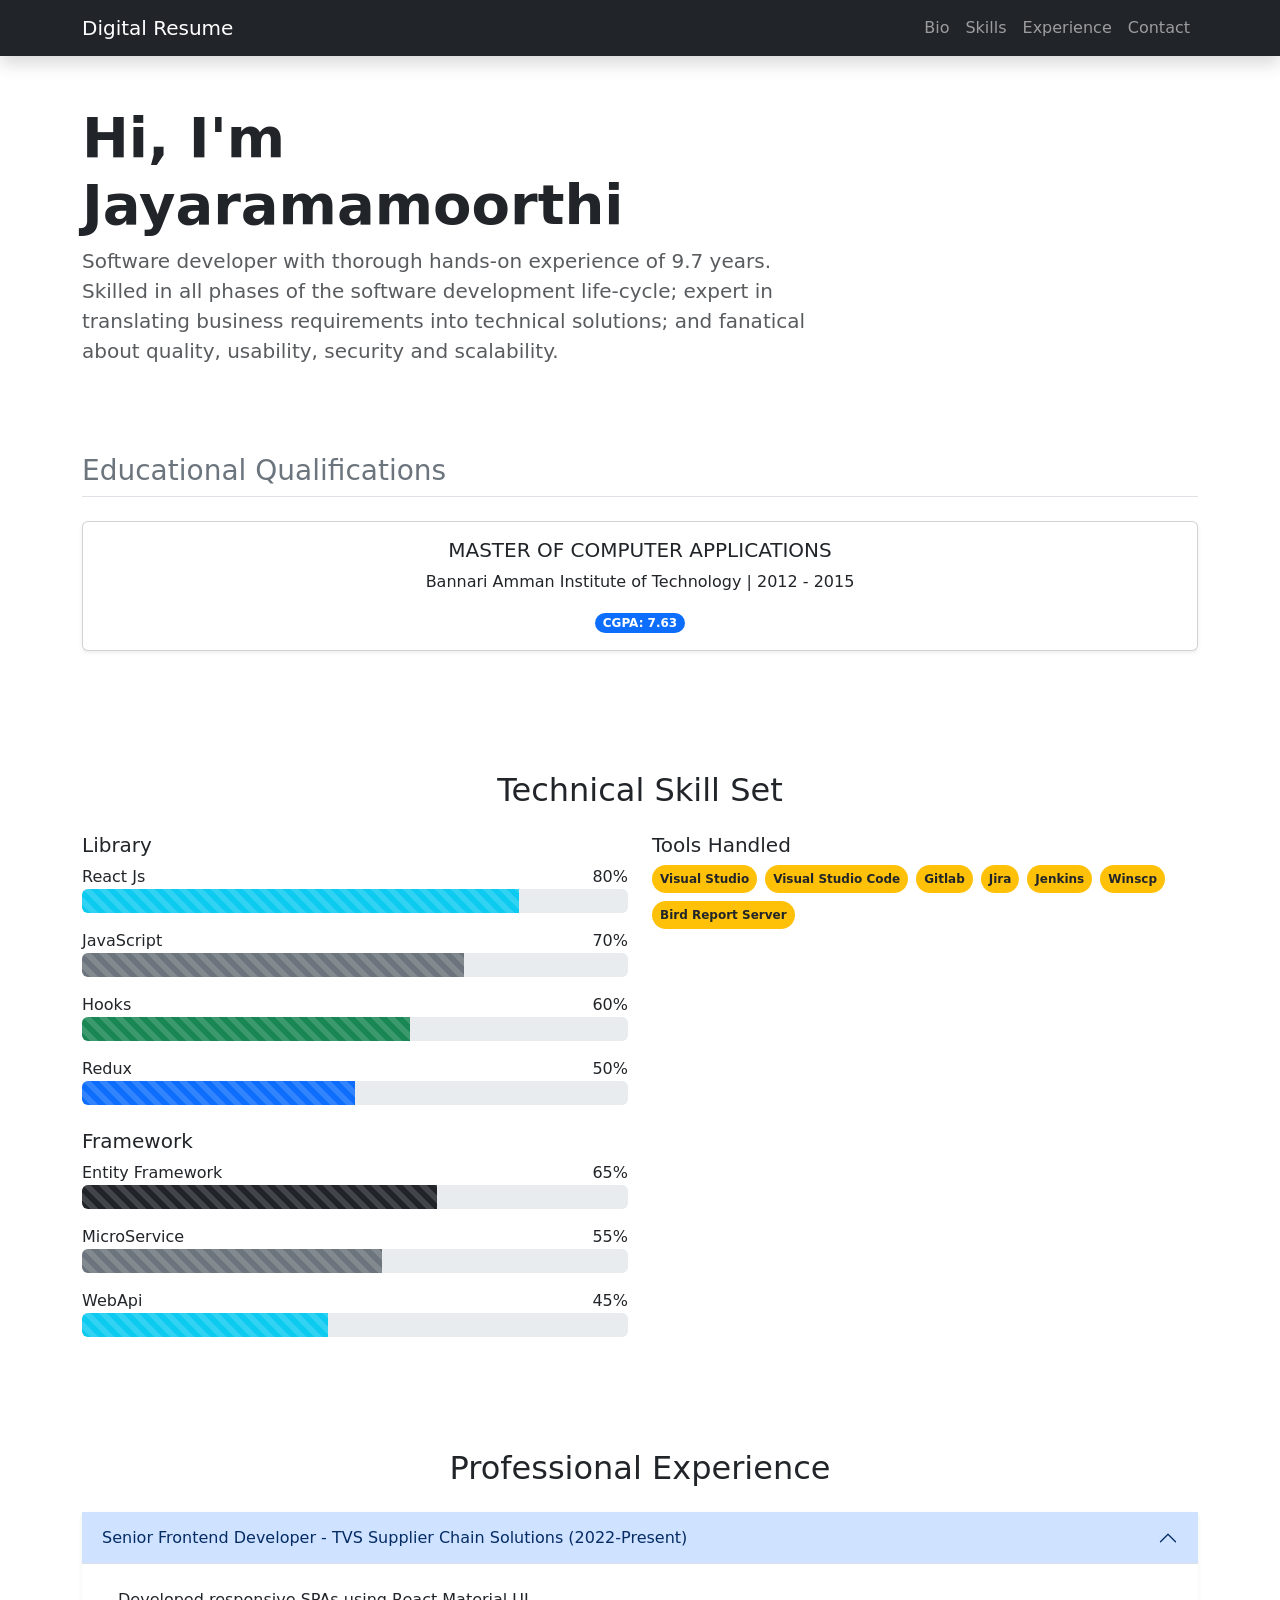
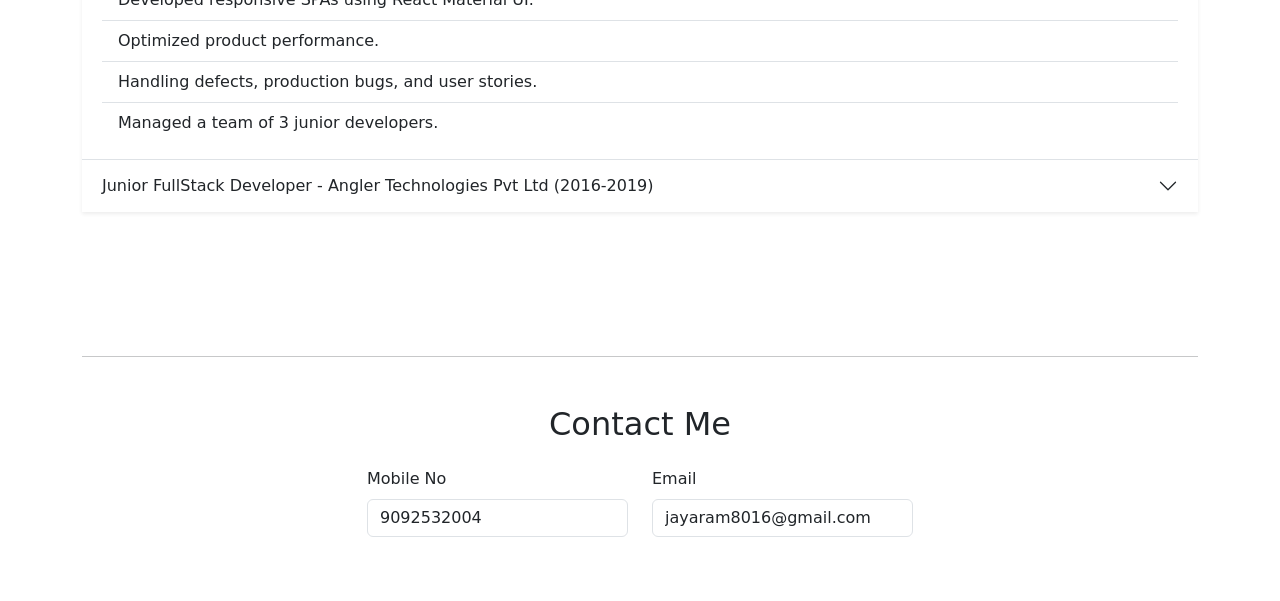
<file: Digital Resume/index.html>
<!DOCTYPE html>
<html lang="en">
<head>
    <meta charset="UTF-8">
    <meta name="viewport" content="width=device-width, initial-scale=1.0">
    <title>Jayaramamoorthi - Digital Resume</title>
    <link href="https://cdn.jsdelivr.net/npm/bootstrap@5.3.2/dist/css/bootstrap.min.css" rel="stylesheet">
    <style>
        body {
            scroll-behavior: smooth;
        }
        .navbar {
            transition: all 0.3s ease;
        }
        .progress {
            height: 1.5rem;
        }
    </style>
</head>
<body>

    <nav class="navbar navbar-expand-lg navbar-dark bg-dark sticky-top shadow">
        <div class="container">
            <a class="navbar-brand" href="#home">Digital Resume</a>
            <button class="navbar-toggler" type="button" data-bs-toggle="collapse" data-bs-target="#navbarNav">
                <span class="navbar-toggler-icon"></span>
            </button>
            <div class="collapse navbar-collapse" id="navbarNav">
                <ul class="navbar-nav ms-auto">
                    <li class="nav-item"><a class="nav-link" href="#bio">Bio</a></li>
                    <li class="nav-item"><a class="nav-link" href="#skills">Skills</a></li>
                    <li class="nav-item"><a class="nav-link" href="#experience">Experience</a></li>
                    <li class="nav-item"><a class="nav-link" href="#contact">Contact</a></li>
                </ul>
            </div>
        </div>
    </nav>

    <div id="bio" class="container py-5">
        <div class="row align-items-center mb-5">
            <div class="col-md-8">
                <h1 class="display-4 fw-bold">Hi, I'm Jayaramamoorthi</h1>
                <p class="lead text-muted">
                    Software developer with thorough hands-on experience of 9.7 years. 
                    Skilled in all phases of the software development life-cycle; expert in 
                    translating business requirements into technical solutions; and fanatical 
                    about quality, usability, security and scalability.
                </p>
            </div>
        </div>

        <section id="education" class="py-4">
            <h3 class="mb-4 text-secondary border-bottom pb-2">Educational Qualifications</h3>
            <div class="card h-100 text-center shadow-sm">
                <div class="card-body">
                    <h5 class="card-title">MASTER OF COMPUTER APPLICATIONS</h5>
                    <p class="card-text">Bannari Amman Institute of Technology | 2012 - 2015</p>
                    <span class="badge rounded-pill bg-primary">CGPA: 7.63</span>
                </div>
            </div>
        </section>
    </div>

    <div id="skills" class="container py-5">
        <h2 class="text-center mb-4">Technical Skill Set</h2>
        <div class="row">
            <div class="col-md-6">
                <h5>Library</h5>
                <div class="mb-3">
                    <div class="d-flex justify-content-between"><span>React Js</span><span>80%</span></div>
                    <div class="progress">
                        <div class="progress-bar progress-bar-striped progress-bar-animated bg-info" style="width: 80%"></div>
                    </div>
                </div>
                <div class="mb-3">
                    <div class="d-flex justify-content-between"><span>JavaScript</span><span>70%</span></div>
                    <div class="progress">
                        <div class="progress-bar progress-bar-striped progress-bar-animated bg-secondary" style="width: 70%"></div>
                    </div>
                </div>
                <div class="mb-3">
                    <div class="d-flex justify-content-between"><span>Hooks</span><span>60%</span></div>
                    <div class="progress">
                        <div class="progress-bar progress-bar-striped progress-bar-animated bg-success" style="width: 60%"></div>
                    </div>
                </div>
                <div class="mb-3">
                    <div class="d-flex justify-content-between"><span>Redux</span><span>50%</span></div>
                    <div class="progress">
                        <div class="progress-bar progress-bar-striped progress-bar-animated bg-primary" style="width: 50%"></div>
                    </div>
                </div>

                <h5 class="mt-4">Framework</h5>
                <div class="mb-3">
                    <div class="d-flex justify-content-between"><span>Entity Framework</span><span>65%</span></div>
                    <div class="progress">
                        <div class="progress-bar progress-bar-striped progress-bar-animated bg-dark" style="width: 65%"></div>
                    </div>
                </div>
                <div class="mb-3">
                    <div class="d-flex justify-content-between"><span>MicroService</span><span>55%</span></div>
                    <div class="progress">
                        <div class="progress-bar progress-bar-striped progress-bar-animated bg-secondary" style="width: 55%"></div>
                    </div>
                </div>
                <div class="mb-3">
                    <div class="d-flex justify-content-between"><span>WebApi</span><span>45%</span></div>
                    <div class="progress">
                        <div class="progress-bar progress-bar-striped progress-bar-animated bg-info" style="width: 45%"></div>
                    </div>
                </div>
            </div>
            <div class="col-md-6">
                <h5>Tools Handled</h5>
                <div class="d-flex flex-wrap gap-2">
                    <span class="badge rounded-pill bg-warning text-dark p-2">Visual Studio</span>
                    <span class="badge rounded-pill bg-warning text-dark p-2">Visual Studio Code</span>
                    <span class="badge rounded-pill bg-warning text-dark p-2">Gitlab</span>
                    <span class="badge rounded-pill bg-warning text-dark p-2">Jira</span>
                    <span class="badge rounded-pill bg-warning text-dark p-2">Jenkins</span>
                    <span class="badge rounded-pill bg-warning text-dark p-2">Winscp</span>
                    <span class="badge rounded-pill bg-warning text-dark p-2">Bird Report Server</span>
                </div>
            </div>
        </div>
    </div>

    <div id="experience" class="container py-5">
        <h2 class="text-center mb-4">Professional Experience</h2>
        <div class="accordion accordion-flush shadow-sm" id="experienceAccordion">
            <div class="accordion-item">
                <h2 class="accordion-header">
                    <button class="accordion-button" type="button" data-bs-toggle="collapse" data-bs-target="#exp1">
                        Senior Frontend Developer - TVS Supplier Chain Solutions (2022-Present)
                    </button>
                </h2>
                <div id="exp1" class="accordion-collapse collapse show" data-bs-parent="#experienceAccordion">
                    <div class="accordion-body">
                        <ul class="list-group list-group-flush">
                            <li class="list-group-item">Developed responsive SPAs using React Material UI.</li>
                            <li class="list-group-item">Optimized product performance.</li>
                            <li class="list-group-item">Handling defects, production bugs, and user stories.</li>
                            <li class="list-group-item">Managed a team of 3 junior developers.</li>
                        </ul>
                    </div>
                </div>
            </div>
            <div class="accordion-item">
                <h2 class="accordion-header">
                    <button class="accordion-button collapsed" type="button" data-bs-toggle="collapse" data-bs-target="#exp2">
                        Junior FullStack Developer - Angler Technologies Pvt Ltd (2016-2019)
                    </button>
                </h2>
                <div id="exp2" class="accordion-collapse collapse" data-bs-parent="#experienceAccordion">
                    <div class="accordion-body">
                        <ul>
                            <li>Developed MVC application using HTML, CSS, JavaScript, and Bootstrap responsive design.</li>
                            <li>Provide RESTful API services to support web portal and mobile device integrations.</li>
                            <li>Production deployment support.</li>
                            <li>Optimization of complex logics and stored procedures.</li>
                        </ul>
                    </div>
                </div>
            </div>
        </div>
    </div>

    <div id="contact" class="container py-5">
        <hr class="my-5" />
        <h2 class="text-center mb-4">Contact Me</h2>
        <div class="row justify-content-center">
            <div class="col-md-8 col-lg-6">
                <form>
                    <div class="row mb-3">
                        <div class="col">
                            <label class="form-label">Mobile No</label>
                            <input type="text" class="form-control" value="9092532004" readonly>
                        </div>
                        <div class="col">
                            <label class="form-label">Email</label>
                            <input type="email" class="form-control" value="jayaram8016@gmail.com" readonly>
                        </div>
                    </div>
                </form>
            </div>
        </div>
    </div>

    <script src="https://cdn.jsdelivr.net/npm/bootstrap@5.3.2/dist/js/bootstrap.bundle.min.js"></script>
</body>
</html>
</file>
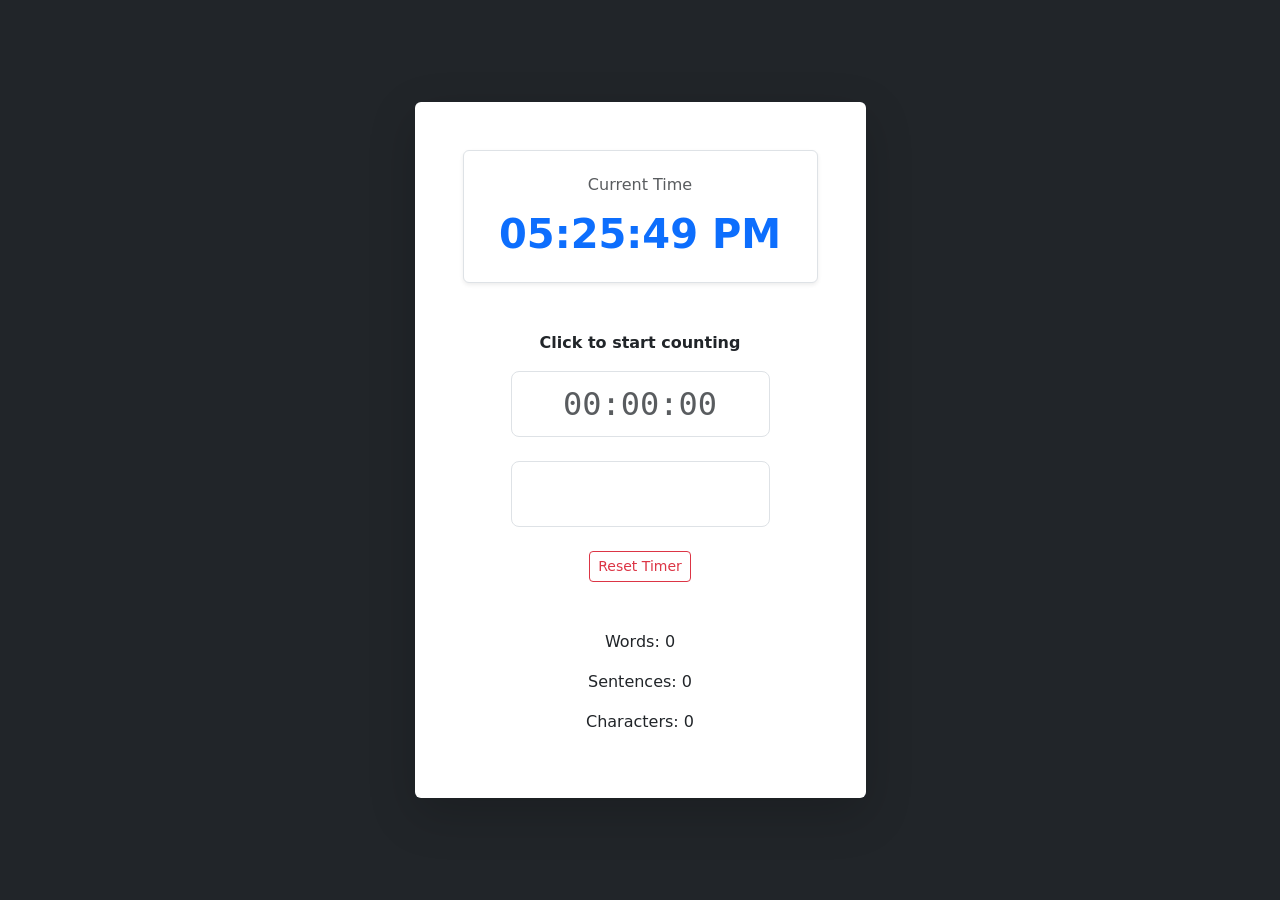
<file: Typing Skills/index.html>
<!DOCTYPE html>
<html lang="en">
<head>
    <meta charset="UTF-8">
    <meta name="viewport" content="width=device-width, initial-scale=1.0">
    <title>Bootstrap Incrementing Timer</title>
    <link href="https://cdn.jsdelivr.net/npm/bootstrap@5.3.0/dist/css/bootstrap.min.css" rel="stylesheet">
</head>
<body class="bg-dark d-flex align-items-center vh-100">

<div class="container">
    <div class="row justify-content-center">
        <div class="col-md-5">
            <div class="card border-0 shadow-lg card-body p-5 text-center">
              <div class="p-4 border rounded bg-white shadow-sm">
                <h6 class="text-muted mb-3">Current Time</h6>
                
                <label id="timeLabel" class="display-6 fw-bold text-primary">
                   
                </label>
                

            </div>
                <div class="card-body p-5 text-center">
                    <label class="form-label fw-bold mb-3">Click to start counting</label>
                     <input type="text" 
                           id="timerDisplay" 
                           class="form-control form-control-lg text-center fw-mono" 
                           placeholder="00:00:00" 
                           readonly 
                           style="font-family: monospace; font-size: 2rem;">
                           <br />
                    <input type="text" 
                           id="timerDisplay1" 
                           class="form-control form-control-lg text-center fw-mono" 
                          
                           style="font-family: monospace; font-size: 2rem;">
                    
                    <button class="btn btn-outline-danger btn-sm mt-4" onclick="location.reload()">Reset Timer</button>
                </div>
    
  <div class="stats">
    <p>Words: <span id="wordCount">0</span></p>
    <p>Sentences: <span id="sentenceCount">0</span></p>
    <p>Characters: <span id="charCount">0</span></p>
  <div>
</div>
            </div>
        </div>
    </div>
</div>

<script>
    const display = document.getElementById('timerDisplay1');
     const timer = document.getElementById('timerDisplay');
const wordCount = document.getElementById('wordCount');
const sentenceCount = document.getElementById('sentenceCount');
const charCount = document.getElementById('charCount');
    let secondsElapsed = 0;
    let timerInterval = null;

    function formatTime(totalSeconds) {
        const hrs = Math.floor(totalSeconds / 3600).toString().padStart(2, '0');
        const mins = Math.floor((totalSeconds % 3600) / 60).toString().padStart(2, '0');
        const secs = (totalSeconds % 60).toString().padStart(2, '0');
        return `${hrs}:${mins}:${secs}`;
    }

    display.addEventListener('focus', function() {
        // Prevent multiple timers if clicked twice
        if (timerInterval) return;

        timerInterval = setInterval(() => {
            secondsElapsed++; // Increment by 1
            //display.value = formatTime(secondsElapsed);
            timer.value=formatTime(secondsElapsed);
        }, 1000);

        // Visual feedback
        this.classList.replace('border-secondary', 'border-success');
    });
    
  display.addEventListener('input', () => {
  const value = display.value.trim();

  // 1. Character Count (including spaces)
  charCount.innerText = value.length;

  // 2. Word Count
  // Matches any sequence of non-whitespace characters
  const words = value.split(/\s+/).filter(item => item.length > 0);
  wordCount.innerText = words.length;

  // 3. Sentence Count
  // Splits by periods, exclamation marks, or question marks
  const sentences = value.split(/[.!?]+/).filter(item => item.trim().length > 0);
  sentenceCount.innerText = sentences.length;
});
    
    function updateClock() {
        const now = new Date();
        
        // Get Hours, Minutes, and Seconds
        let hours = now.getHours();
        const minutes = now.getMinutes().toString().padStart(2, '0');
        const seconds = now.getSeconds().toString().padStart(2, '0');
        
        // Determine AM or PM
        const ampm = hours >= 12 ? 'PM' : 'AM';
        
        // Convert to 12-hour format
        hours = hours % 12;
        hours = hours ? hours : 12; // the hour '0' should be '12'
        const hoursStr = hours.toString().padStart(2, '0');

        // Format: HH-MM-SS AM
        const formattedTime = `${hoursStr}:${minutes}:${seconds} ${ampm}`;
        
        // Binding the value to the label
        document.getElementById('timeLabel').innerText = formattedTime;
    }

    // Run once immediately, then every second
    updateClock();
    setInterval(updateClock, 1000);
</script>

</body>
</html>
</file>
